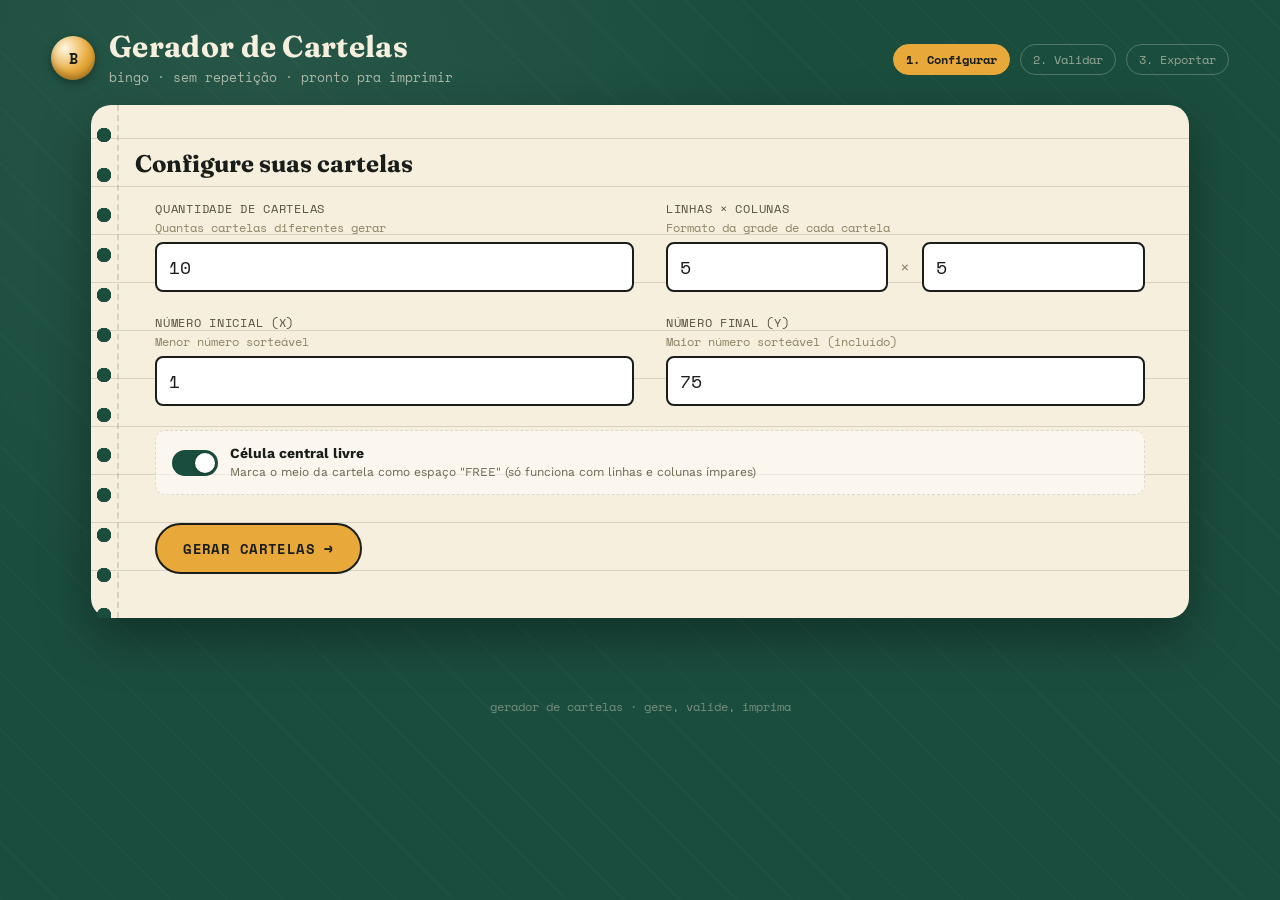
<file: index.html>
<!DOCTYPE html>
<html lang="pt-BR">

<head>
  <meta charset="UTF-8">
  <meta name="viewport" content="width=device-width, initial-scale=1.0">
  <title>Gerador de Cartelas de Bingo</title>
  <link rel="preconnect" href="https://fonts.googleapis.com">
  <link
    href="https://fonts.googleapis.com/css2?family=Fraunces:opsz,wght@9..144,500;9..144,600;9..144,700;9..144,900&family=Space+Mono:wght@400;700&family=Work+Sans:wght@400;500;600;700&display=swap"
    rel="stylesheet">
  <link rel="stylesheet" href="styles.css">
</head>

<body>
  <div class="topbar no-print">
    <div class="brand">
      <div class="ball">B</div>
      <div>
        <h1>Gerador de Cartelas</h1>
        <div class="sub">bingo · sem repetição · pronto pra imprimir</div>
      </div>
    </div>
    <div class="steps" id="stepsContainer">
      <button class="step-btn active" data-step="1">1. Configurar</button>
      <button class="step-btn" data-step="2">2. Validar</button>
      <button class="step-btn" data-step="3">3. Exportar</button>
    </div>
  </div>

  <main>
    <!-- VIEW 1 -->
    <section id="view1" class="view active">
      <div class="ticket-panel">
        <h2>Configure suas cartelas</h2>
        <div class="form-grid">
          <div class="field">
            <label>Quantidade de cartelas <span class="hint">Quantas cartelas diferentes gerar</span></label>
            <input type="number" id="qtdCartelas" min="1" value="10">
          </div>
          <div class="field">
            <label>Linhas × Colunas <span class="hint">Formato da grade de cada cartela</span></label>
            <div class="range-row">
              <input type="number" id="linhas" min="1" value="5">
              <span>×</span>
              <input type="number" id="colunas" min="1" value="5">
            </div>
          </div>
          <div class="field">
            <label>Número inicial (X) <span class="hint">Menor número sorteável</span></label>
            <input type="number" id="numMin" value="1">
          </div>
          <div class="field">
            <label>Número final (Y) <span class="hint">Maior número sorteável (incluído)</span></label>
            <input type="number" id="numMax" value="75">
          </div>
        </div>

        <div class="toggle-row">
          <label class="switch">
            <input type="checkbox" id="centroLivre" checked>
            <span class="slider-toggle"></span>
          </label>
          <div class="txt">
            <strong>Célula central livre</strong>
            <span>Marca o meio da cartela como espaço "FREE" (só funciona com linhas e colunas ímpares)</span>
          </div>
        </div>

        <div id="msgBox" class="msg"></div>

        <div class="actions">
          <button class="btn" id="btnGerar">Gerar cartelas →</button>
        </div>
      </div>
    </section>

    <!-- VIEW 2 -->
    <section id="view2" class="view">
      <div class="dup-banner" id="dupBanner"></div>
      <div class="layout">
        <aside class="control-panel no-print">
          <h3>Ajustar aparência</h3>
          <!-- Dentro do control-panel, após o último controle de cor e antes do divider -->
          <div class="ctrl">
            <label>Título da cartela</label>
            <input type="text" id="cardTitle" value="BINGO" placeholder="Ex: Bingo da Escola"
              style="width:100%; font-family: 'Space Mono', monospace; padding:8px; border:2px solid var(--ink); border-radius:8px;">
          </div>

          <div class="divider"></div>

          <div class="ctrl">
            <label>Texto da célula livre</label>
            <input type="text" id="freeText" value="FREE" placeholder="Ex: GRÁTIS"
              style="width:100%; font-family: 'Space Mono', monospace; padding:8px; border:2px solid var(--ink); border-radius:8px;">
          </div>

          <div class="ctrl">
            <label>Imagem na célula livre <span style="font-size:10px; color:#8a8564;">(substitui o
                texto)</span></label>
            <input type="file" id="freeImage" accept="image/*"
              style="width:100%; font-family: 'Space Mono', monospace; padding:6px; border:2px solid var(--ink); border-radius:8px;">
            <button id="removeImage" class="btn ghost" style="margin-top:6px; padding:8px 14px; font-size:12px;">Remover
              imagem</button>
          </div>
          <div class="ctrl">
            <label>Cor de fundo <span class="val" id="vBg"></span></label>
            <input type="color" id="cBg" value="#fbf5e6">
          </div>
          <div class="ctrl">
            <label>Cor da borda / números <span class="val" id="vBorder"></span></label>
            <input type="color" id="cBorder" value="#1a1e1b">
          </div>
          <div class="ctrl">
            <label>Cor de destaque (título / free) <span class="val" id="vAccent"></span></label>
            <input type="color" id="cAccent" value="#c1443a">
          </div>

          <div class="divider"></div>

          <div class="ctrl">
            <label>Largura da célula <span class="val" id="vCellW">56px</span></label>
            <input type="range" id="cellW" min="30" max="90" value="56">
          </div>
          <div class="ctrl">
            <label>Altura da célula <span class="val" id="vCellH">56px</span></label>
            <input type="range" id="cellH" min="30" max="90" value="56">
          </div>
          <div class="ctrl">
            <label>Tamanho da fonte <span class="val" id="vFont">20px</span></label>
            <input type="range" id="cellFont" min="10" max="36" value="20">
          </div>
          <div class="ctrl">
            <label>Arredondamento da cartela <span class="val" id="vRadius">14px</span></label>
            <input type="range" id="cardRadius" min="0" max="30" value="14">
          </div>

          <div class="divider"></div>
          <button class="btn secondary" id="btnVoltar">← Voltar e reconfigurar</button>
          <button class="btn ghost" id="btnIrExportar">Ir para exportação →</button>
        </aside>

        <div class="cards-wrap">
          <div class="cards-toolbar">
            <div class="count" id="cardsCount"></div>
          </div>
          <div class="cards-grid" id="cardsGrid"></div>
        </div>
      </div>
    </section>

    <!-- VIEW 3 -->
    <section id="view3" class="view">
      <div class="export-info no-print">
        <h2>Exportar em PDF</h2>
        <p>As cartelas abaixo já estão formatadas para impressão. Escolha quantas cartelas por linha na página impressa
          e clique em <strong>Imprimir / Salvar PDF</strong> — isso abre a caixa de impressão do navegador, onde você
          escolhe "Salvar como PDF" no destino.</p>
        <div style="display:flex; gap:16px; align-items:center; flex-wrap:wrap; margin-top:14px;">
          <label style="font-family:'Space Mono',monospace; font-size:13px;">Cartelas por linha na página:
            <select class="pp" id="printCols">
              <option value="1">1</option>
              <option value="2" selected>2</option>
              <option value="3">3</option>
              <option value="4">4</option>
            </select>
          </label>
          <button class="btn" id="btnImprimir">🖨 Imprimir / Salvar PDF</button>
          <button class="btn secondary" id="btnVoltar2">← Voltar para validação</button>
        </div>
        <ol class="steps-list">
          <li>Clique em "Imprimir / Salvar PDF".</li>
          <li>Na janela de impressão, selecione o destino "Salvar como PDF".</li>
          <li>Confirme e escolha onde salvar o arquivo.</li>
        </ol>
      </div>
      <div class="cards-grid" id="cardsGridPrint"></div>
    </section>
  </main>

  <footer class="no-print">gerador de cartelas · gere, valide, imprima</footer>

  <script src="script.js"></script>
</body>

</html>
</file>
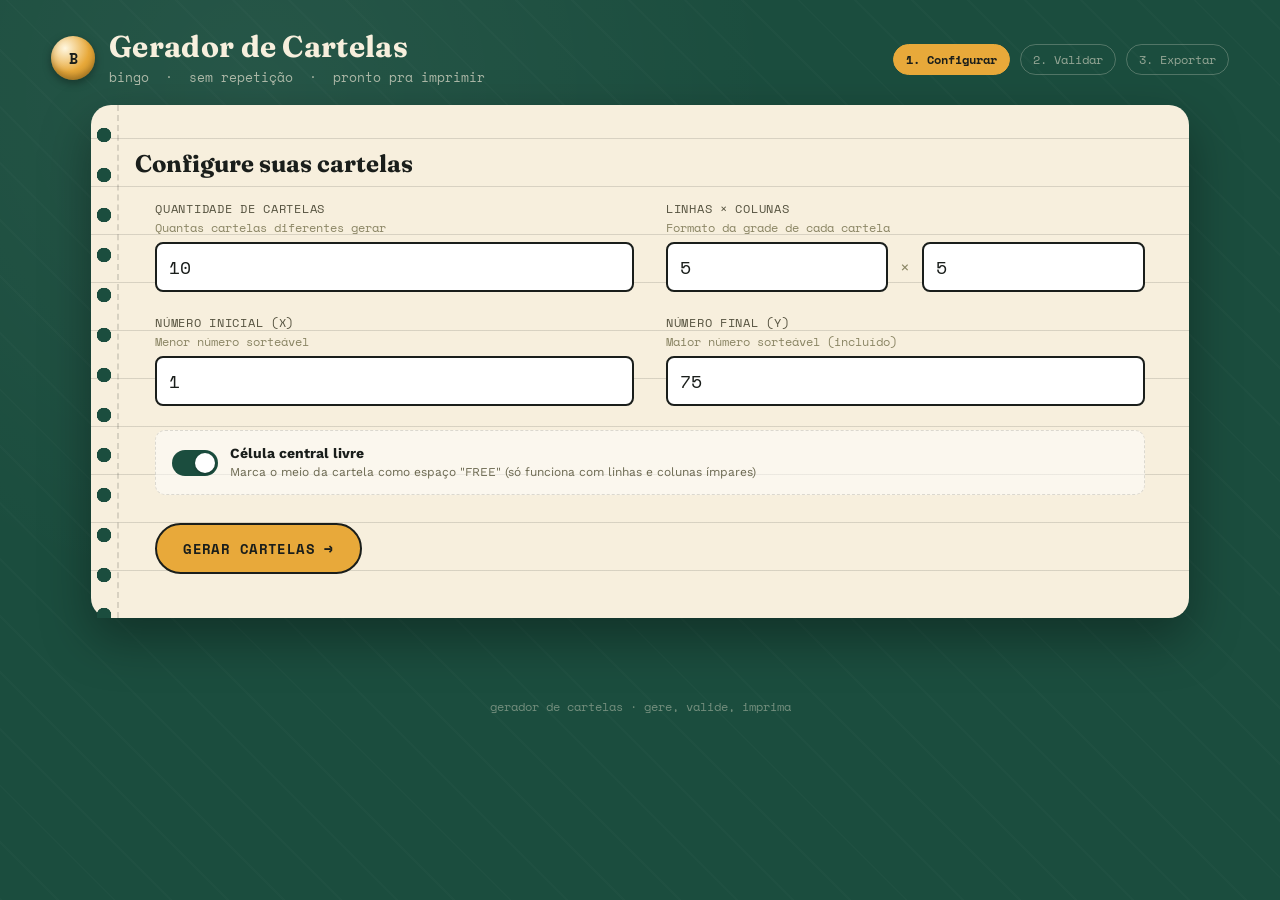
<file: geradorCartela.html>
<!DOCTYPE html>
<html lang="pt-BR">
<head>
<meta charset="UTF-8">
<meta name="viewport" content="width=device-width, initial-scale=1.0">
<title>Gerador de Cartelas de Bingo</title>
<link rel="preconnect" href="https://fonts.googleapis.com">
<link href="https://fonts.googleapis.com/css2?family=Fraunces:opsz,wght@9..144,500;9..144,600;9..144,700;9..144,900&family=Space+Mono:wght@400;700&family=Work+Sans:wght@400;500;600;700&display=swap" rel="stylesheet">
<style>
  :root{
    --felt: #1B4D3E;
    --felt-dark: #123A2E;
    --paper: #F7EFDD;
    --paper-dark: #EFE3C6;
    --ink: #1A1E1B;
    --gold: #E8A93A;
    --gold-dark: #C68A22;
    --red: #C1443A;
    --line: rgba(26,30,27,0.14);

    --card-bg: #FBF5E6;
    --card-border: #1A1E1B;
    --card-number: #1A1E1B;
    --card-accent: #C1443A;
    --cell-w: 56px;
    --cell-h: 56px;
    --cell-font: 20px;
    --card-radius: 14px;
  }

  *{box-sizing:border-box;}
  html,body{margin:0;padding:0;}
  body{
    background: var(--felt);
    background-image:
      radial-gradient(circle at 20% 10%, rgba(255,255,255,0.05), transparent 40%),
      repeating-linear-gradient(45deg, rgba(255,255,255,0.015) 0 2px, transparent 2px 40px);
    color: var(--ink);
    font-family: 'Work Sans', sans-serif;
    min-height:100vh;
  }

  h1,h2,h3{ font-family:'Fraunces', serif; margin:0; }

  .topbar{
    padding: 28px clamp(16px,4vw,56px) 18px;
    display:flex; align-items:baseline; justify-content:space-between; gap:16px; flex-wrap:wrap;
  }
  .brand{ display:flex; align-items:center; gap:14px; }
  .brand .ball{
    width:44px; height:44px; border-radius:50%;
    background: radial-gradient(circle at 32% 28%, #fff7e0, var(--gold) 55%, var(--gold-dark) 100%);
    box-shadow: inset 0 -4px 6px rgba(0,0,0,0.25), 0 3px 8px rgba(0,0,0,0.35);
    display:flex; align-items:center; justify-content:center;
    font-family:'Space Mono', monospace; font-weight:700; color:#1A1E1B; font-size:15px;
  }
  .brand h1{ color: var(--paper); font-size: clamp(22px,3vw,30px); font-weight:700; letter-spacing:0.3px; }
  .brand .sub{ color: rgba(247,239,221,0.65); font-size:13px; margin-top:2px; font-family:'Space Mono',monospace; }

  .steps{ display:flex; gap:10px; font-family:'Space Mono', monospace; font-size:12px; color: rgba(247,239,221,0.55); }
  .steps span{ padding:6px 12px; border:1px solid rgba(247,239,221,0.25); border-radius:20px; }
  .steps span.active{ background: var(--gold); color:#1A1E1B; border-color: var(--gold); font-weight:700; }

  main{ padding: 0 clamp(16px,4vw,56px) 60px; max-width:1200px; margin:0 auto; }

  .view{ display:none; }
  .view.active{ display:block; }

  .ticket-panel{
    background: var(--paper);
    border-radius: 20px;
    padding: clamp(20px,4vw,44px);
    box-shadow: 0 20px 50px rgba(0,0,0,0.35);
    position:relative;
    background-image: repeating-linear-gradient(0deg, transparent 0 47px, var(--line) 47px 48px);
  }
  .ticket-panel::before{
    content:"";
    position:absolute; left:0; top:0; bottom:0; width:26px;
    background-image: radial-gradient(circle at 13px 30px, var(--felt) 7px, transparent 7.5px);
    background-size: 26px 40px;
    background-repeat: repeat-y;
    border-right: 2px dashed var(--line);
  }
  .form-grid{
    display:grid; grid-template-columns: repeat(2, 1fr); gap: 22px 32px;
    margin-top: 22px; margin-left: 20px;
  }
  .field{ display:flex; flex-direction:column; gap:6px; }
  .field.full{ grid-column: 1 / -1; }
  label{ font-family:'Space Mono', monospace; font-size:12px; text-transform:uppercase; letter-spacing:0.06em; color: #55523f; }
  label .hint{ text-transform:none; letter-spacing:0; display:block; font-size:12px; color:#8a8564; margin-top:2px; }
  input[type=number]{
    font-family:'Space Mono', monospace; font-size:18px; padding:10px 12px;
    border: 2px solid var(--ink); border-radius:8px; background:#fff; color:var(--ink);
    width:100%;
  }
  input[type=number]:focus{ outline:3px solid var(--gold); outline-offset:1px; }
  .range-row{ display:flex; align-items:center; gap:12px; }
  .range-row input{ flex:1; }
  .range-row span{ font-family:'Space Mono', monospace; color:#8a8564; }

  .toggle-row{
    display:flex; align-items:center; gap:12px; margin-left:20px; margin-top:24px;
    padding: 14px 16px; background: rgba(255,255,255,0.5); border:1px dashed var(--line); border-radius:10px;
  }
  .switch{ position:relative; width:46px; height:26px; flex:none; }
  .switch input{ opacity:0; width:0; height:0; }
  .slider-toggle{
    position:absolute; inset:0; background:#cfc7a8; border-radius:20px; cursor:pointer; transition:.2s;
  }
  .slider-toggle::before{
    content:""; position:absolute; width:20px; height:20px; left:3px; top:3px; background:#fff; border-radius:50%; transition:.2s;
    box-shadow:0 1px 3px rgba(0,0,0,0.3);
  }
  .switch input:checked + .slider-toggle{ background: var(--felt); }
  .switch input:checked + .slider-toggle::before{ transform: translateX(20px); }
  .toggle-row .txt strong{ display:block; font-size:14px; }
  .toggle-row .txt span{ font-size:12px; color:#6b6850; }

  .msg{ margin: 18px 20px 0; padding:12px 14px; border-radius:8px; font-size:14px; font-family:'Space Mono',monospace; display:none; }
  .msg.error{ background: rgba(193,68,58,0.12); border:1px solid var(--red); color:#7a2b24; display:block; }
  .msg.warn{ background: rgba(232,169,58,0.16); border:1px solid var(--gold-dark); color:#6b4c0c; display:block; }

  .btn{
    font-family:'Space Mono', monospace; font-weight:700; font-size:14px; letter-spacing:0.03em;
    padding: 13px 26px; border-radius: 999px; border: 2px solid var(--ink); cursor:pointer;
    background: var(--gold); color:#1A1E1B; transition: transform .12s ease, box-shadow .12s ease;
    text-transform:uppercase;
  }
  .btn:hover{ transform: translateY(-2px); box-shadow: 0 6px 14px rgba(0,0,0,0.25); }
  .btn:active{ transform: translateY(0); }
  .btn.secondary{ background: transparent; color: var(--paper); border-color: rgba(247,239,221,0.5); }
  .btn.secondary:hover{ background: rgba(247,239,221,0.08); }
  .btn.ghost{ background:#fff; }
  .btn:disabled{ opacity:.45; cursor:not-allowed; transform:none; box-shadow:none; }

  .actions{ margin: 28px 20px 0; display:flex; gap:14px; flex-wrap:wrap; align-items:center; }

  .layout{ display:grid; grid-template-columns: 300px 1fr; gap:28px; align-items:start; }
  @media (max-width: 880px){ .layout{ grid-template-columns: 1fr; } }

  .control-panel{
    background: var(--paper); border-radius:16px; padding:20px; position:sticky; top:20px;
    box-shadow: 0 14px 34px rgba(0,0,0,0.3);
  }
  .control-panel h3{ font-size:17px; margin-bottom:14px; }
  .ctrl{ margin-bottom:16px; }
  .ctrl label{ display:flex; justify-content:space-between; margin-bottom:6px; }
  .ctrl input[type=range]{ width:100%; accent-color: var(--felt); }
  .ctrl input[type=color]{ width:100%; height:36px; border:2px solid var(--ink); border-radius:8px; padding:2px; background:#fff; cursor:pointer; }
  .ctrl .val{ font-family:'Space Mono',monospace; color:#8a8564; }
  .control-panel .divider{ height:1px; background: var(--line); margin: 18px 0; }
  .control-panel .btn{ width:100%; margin-top:6px; }
  .swatches{ display:flex; gap:8px; margin-top:8px; flex-wrap:wrap;}
  .swatch{ width:26px; height:26px; border-radius:50%; border:2px solid var(--ink); cursor:pointer; }

  .cards-wrap{ }
  .cards-toolbar{ display:flex; justify-content:space-between; align-items:center; margin-bottom:16px; flex-wrap:wrap; gap:10px; }
  .cards-toolbar .count{ color: var(--paper); font-family:'Space Mono', monospace; font-size:13px; }
  .cards-grid{
    display:grid; grid-template-columns: repeat(auto-fill, minmax(280px,1fr)); gap:22px;
  }

  .bingo-card{
    background: var(--card-bg);
    border: 3px solid var(--card-border);
    border-radius: var(--card-radius);
    padding: 14px 14px 16px;
    position:relative;
    box-shadow: 0 10px 22px rgba(0,0,0,0.28);
  }
  .bingo-card .card-head{
    display:flex; justify-content:space-between; align-items:center; margin-bottom:10px;
    border-bottom: 2px dashed var(--card-border); padding-bottom:8px;
  }
  .bingo-card .card-title{ font-family:'Fraunces',serif; font-weight:700; font-size:18px; color: var(--card-accent); letter-spacing:0.5px; }
  .bingo-card .card-num{ font-family:'Space Mono',monospace; font-size:11px; color: var(--card-number); opacity:0.6; }
  .bingo-grid{ display:grid; gap:6px; justify-content:center; }
  .bingo-cell{
    width: var(--cell-w); height: var(--cell-h);
    display:flex; align-items:center; justify-content:center;
    font-family:'Space Mono', monospace; font-weight:700; font-size: var(--cell-font);
    color: var(--card-number);
    background: rgba(255,255,255,0.5);
    border: 1.5px solid var(--card-border);
    border-radius: 6px;
  }
  .bingo-cell.free{ background: var(--card-accent); color:#fff; font-size: calc(var(--cell-font) * 0.6); }

  .dup-banner{
    margin-bottom:16px; padding:12px 16px; border-radius:10px; background: rgba(232,169,58,0.9);
    color:#1A1E1B; font-family:'Space Mono',monospace; font-size:13px; display:none;
  }

  .export-info{ background: var(--paper); border-radius:16px; padding:24px 26px; margin-bottom:24px; box-shadow: 0 14px 34px rgba(0,0,0,0.3); }
  .export-info p{ margin: 8px 0; line-height:1.55; }
  .export-info .steps-list{ font-family:'Space Mono',monospace; font-size:13px; background:#fff; border-radius:10px; padding:14px 18px; margin-top:12px; }
  .export-info .steps-list li{ margin-bottom:6px; }

  select.pp{
    font-family:'Space Mono',monospace; font-size:13px; padding:8px 10px; border-radius:8px; border:2px solid var(--ink); background:#fff;
  }

  footer{ text-align:center; padding: 20px; color: rgba(247,239,221,0.4); font-family:'Space Mono',monospace; font-size:12px; }

  @media print{
    body{ background:#fff; }
    .no-print{ display:none !important; }
    .topbar, .control-panel, .export-info, .cards-toolbar, .dup-banner, footer{ display:none !important; }
    main{ padding:0; max-width:none; }
    .cards-grid{
      display:grid;
      grid-template-columns: repeat(var(--print-cols, 2), 1fr);
      gap: 14px;
    }
    .bingo-card{ box-shadow:none; break-inside: avoid; page-break-inside: avoid; }
    /* ↓↓↓ CORREÇÃO PRINCIPAL: permite que a view com print-active apareça na impressão */
    .view{ display:none !important; }
    .view.print-active{ display:block !important; }
  }
</style>
</head>
<body>

<div class="topbar no-print">
  <div class="brand">
    <div class="ball">B</div>
    <div>
      <h1>Gerador de Cartelas</h1>
      <div class="sub">bingo &nbsp;·&nbsp; sem repetição &nbsp;·&nbsp; pronto pra imprimir</div>
    </div>
  </div>
  <div class="steps">
    <span id="stepTag1" class="active">1. Configurar</span>
    <span id="stepTag2">2. Validar</span>
    <span id="stepTag3">3. Exportar</span>
  </div>
</div>

<main>

  <section id="view1" class="view active">
    <div class="ticket-panel">
      <h2>Configure suas cartelas</h2>
      <div class="form-grid">
        <div class="field">
          <label>Quantidade de cartelas
            <span class="hint">Quantas cartelas diferentes gerar</span>
          </label>
          <input type="number" id="qtdCartelas" min="1" value="10">
        </div>

        <div class="field">
          <label>Linhas × Colunas
            <span class="hint">Formato da grade de cada cartela</span>
          </label>
          <div class="range-row">
            <input type="number" id="linhas" min="1" value="5">
            <span>×</span>
            <input type="number" id="colunas" min="1" value="5">
          </div>
        </div>

        <div class="field">
          <label>Número inicial (X)
            <span class="hint">Menor número sorteável</span>
          </label>
          <input type="number" id="numMin" value="1">
        </div>

        <div class="field">
          <label>Número final (Y)
            <span class="hint">Maior número sorteável (incluído)</span>
          </label>
          <input type="number" id="numMax" value="75">
        </div>
      </div>

      <div class="toggle-row">
        <label class="switch">
          <input type="checkbox" id="centroLivre" checked>
          <span class="slider-toggle"></span>
        </label>
        <div class="txt">
          <strong>Célula central livre</strong>
          <span>Marca o meio da cartela como espaço "FREE" (só funciona com linhas e colunas ímpares)</span>
        </div>
      </div>

      <div id="msgBox" class="msg"></div>

      <div class="actions">
        <button class="btn" id="btnGerar">Gerar cartelas →</button>
      </div>
    </div>
  </section>

  <section id="view2" class="view">
    <div class="dup-banner" id="dupBanner"></div>
    <div class="layout">
      <aside class="control-panel no-print">
        <h3>Ajustar aparência</h3>

        <div class="ctrl">
          <label>Cor de fundo <span class="val" id="vBg"></span></label>
          <input type="color" id="cBg" value="#fbf5e6">
        </div>
        <div class="ctrl">
          <label>Cor da borda / números <span class="val" id="vBorder"></span></label>
          <input type="color" id="cBorder" value="#1a1e1b">
        </div>
        <div class="ctrl">
          <label>Cor de destaque (título / free) <span class="val" id="vAccent"></span></label>
          <input type="color" id="cAccent" value="#c1443a">
        </div>

        <div class="divider"></div>

        <div class="ctrl">
          <label>Largura da célula <span class="val" id="vCellW">56px</span></label>
          <input type="range" id="cellW" min="30" max="90" value="56">
        </div>
        <div class="ctrl">
          <label>Altura da célula <span class="val" id="vCellH">56px</span></label>
          <input type="range" id="cellH" min="30" max="90" value="56">
        </div>
        <div class="ctrl">
          <label>Tamanho da fonte <span class="val" id="vFont">20px</span></label>
          <input type="range" id="cellFont" min="10" max="36" value="20">
        </div>
        <div class="ctrl">
          <label>Arredondamento da cartela <span class="val" id="vRadius">14px</span></label>
          <input type="range" id="cardRadius" min="0" max="30" value="14">
        </div>

        <div class="divider"></div>
        <button class="btn secondary" id="btnVoltar" style="width:100%;">← Voltar e reconfigurar</button>
        <button class="btn ghost" id="btnIrExportar" style="width:100%; margin-top:10px;">Ir para exportação →</button>
      </aside>

      <div class="cards-wrap">
        <div class="cards-toolbar">
          <div class="count" id="cardsCount"></div>
        </div>
        <div class="cards-grid" id="cardsGrid"></div>
      </div>
    </div>
  </section>

  <section id="view3" class="view">
    <div class="export-info no-print">
      <h2>Exportar em PDF</h2>
      <p>As cartelas abaixo já estão formatadas para impressão. Escolha quantas cartelas por linha na
      página impressa e clique em <strong>Imprimir / Salvar PDF</strong> — isso abre a caixa de impressão do
      navegador, onde você escolhe "Salvar como PDF" no destino.</p>
      <div style="display:flex; gap:16px; align-items:center; flex-wrap:wrap; margin-top:14px;">
        <label style="font-family:'Space Mono',monospace; font-size:13px;">Cartelas por linha na página:
          <select class="pp" id="printCols">
            <option value="1">1</option>
            <option value="2" selected>2</option>
            <option value="3">3</option>
            <option value="4">4</option>
          </select>
        </label>
        <button class="btn" id="btnImprimir">🖨 Imprimir / Salvar PDF</button>
        <button class="btn secondary" id="btnVoltar2">← Voltar para validação</button>
      </div>
      <ol class="steps-list">
        <li>Clique em "Imprimir / Salvar PDF".</li>
        <li>Na janela de impressão, selecione o destino "Salvar como PDF".</li>
        <li>Confirme e escolha onde salvar o arquivo.</li>
      </ol>
    </div>
    <div class="cards-grid" id="cardsGridPrint"></div>
  </section>

</main>

<footer class="no-print">gerador de cartelas · gere, valide, imprima</footer>

<script>
(function(){
  "use strict";

  const el = id => document.getElementById(id);

  const view1 = el('view1'), view2 = el('view2'), view3 = el('view3');
  const stepTag1 = el('stepTag1'), stepTag2 = el('stepTag2'), stepTag3 = el('stepTag3');

  let state = {
    cards: [],
    rows: 5,
    cols: 5,
    freeCenter: true
  };

  function showView(n){
    // Remove classes de todas as views e steps
    [view1, view2, view3].forEach(v => {
      v.classList.remove('active', 'print-active');
    });
    [stepTag1, stepTag2, stepTag3].forEach(s => s.classList.remove('active'));

    if(n === 1) {
      view1.classList.add('active');
      stepTag1.classList.add('active');
    }
    if(n === 2) {
      view2.classList.add('active');
      stepTag2.classList.add('active');
    }
    if(n === 3) {
      view3.classList.add('active');
      view3.classList.add('print-active');  // ← CORREÇÃO: agora a view3 aparece na impressão
      stepTag3.classList.add('active');
    }
  }

  function showMsg(text, type){
    const box = el('msgBox');
    box.textContent = text;
    box.className = 'msg ' + type;
  }
  function clearMsg(){
    const box = el('msgBox');
    box.textContent = '';
    box.className = 'msg';
  }

  function nCr(n,r){
    if(r<0 || r>n) return 0;
    r = Math.min(r, n-r);
    let result = 1;
    for(let i=0;i<r;i++){
      result *= (n-i)/(i+1);
      if(result > 1e15) return 1e15;
    }
    return result;
  }

  function computeBands(min, max, cols){
    const total = max - min + 1;
    const base = Math.floor(total/cols);
    const extra = total % cols;
    const bands = [];
    let start = min;
    for(let i=0;i<cols;i++){
      const size = base + (i < extra ? 1 : 0);
      bands.push({min:start, max:start+size-1, size});
      start += size;
    }
    return bands;
  }

  function shuffle(arr){
    for(let i=arr.length-1;i>0;i--){
      const j = Math.floor(Math.random()*(i+1));
      [arr[i],arr[j]] = [arr[j],arr[i]];
    }
    return arr;
  }

  function pickRandom(min,max,count){
    const pool = [];
    for(let v=min; v<=max; v++) pool.push(v);
    shuffle(pool);
    return pool.slice(0,count);
  }

  function isSequential(flatNumbers){
    if(flatNumbers.length < 3) return false;
    let asc = true, desc = true;
    for(let i=1;i<flatNumbers.length;i++){
      if(flatNumbers[i] !== flatNumbers[i-1]+1) asc = false;
      if(flatNumbers[i] !== flatNumbers[i-1]-1) desc = false;
    }
    return asc || desc;
  }

  function cardFingerprint(grid){
    return grid.map(row => row.map(c => c.free ? 'F' : c.n).join(',')).join('|');
  }

  function generateCards(qtd, rows, cols, min, max, freeCenter){
    const total = max - min + 1;
    const hasCenter = freeCenter && rows % 2 === 1 && cols % 2 === 1;
    const centerRow = Math.floor(rows/2), centerCol = Math.floor(cols/2);

    const bands = computeBands(min, max, cols);

    for(let c=0;c<cols;c++){
      const needed = rows - ((hasCenter && c===centerCol) ? 1 : 0);
      if(bands[c].size < needed){
        return { error: `A faixa de números é pequena demais: a coluna ${c+1} precisa de ${needed} número(s) únicos, mas só tem ${bands[c].size} disponível(is) (de ${bands[c].min} a ${bands[c].max}). Aumente o intervalo X–Y ou reduza linhas/colunas.` };
      }
    }

    let estimate = 1;
    for(let c=0;c<cols;c++){
      const needed = rows - ((hasCenter && c===centerCol) ? 1 : 0);
      estimate *= nCr(bands[c].size, needed);
      if(estimate > 1e12){ estimate = 1e12; break; }
    }

    const fingerprints = new Set();
    const cards = [];
    const MAX_ATTEMPTS_PER_CARD = 500;

    for(let i=0;i<qtd;i++){
      let placed = false;
      for(let attempt=0; attempt<MAX_ATTEMPTS_PER_CARD && !placed; attempt++){
        const colValues = [];
        for(let c=0;c<cols;c++){
          const needed = rows - ((hasCenter && c===centerCol) ? 1 : 0);
          let vals = pickRandom(bands[c].min, bands[c].max, needed);
          vals = shuffle(vals);
          colValues.push(vals);
        }

        const grid = [];
        for(let r=0;r<rows;r++){
          const row = [];
          for(let c=0;c<cols;c++){
            if(hasCenter && r===centerRow && c===centerCol){
              row.push({free:true});
            } else {
              const idx = (hasCenter && c===centerCol && r>centerRow) ? r-1 : r;
              row.push({n: colValues[c][idx], free:false});
            }
          }
          grid.push(row);
        }

        const flat = [];
        grid.forEach(row => row.forEach(cell => { if(!cell.free) flat.push(cell.n); }));

        if(isSequential(flat)) continue;

        const fp = cardFingerprint(grid);
        if(fingerprints.has(fp)) continue;

        fingerprints.add(fp);
        cards.push(grid);
        placed = true;
      }
      if(!placed){
        return {
          error: `Só foi possível gerar ${cards.length} cartela(s) únicas e sem sequência de ${qtd} pedidas. A combinação de intervalo de números e tamanho da cartela não comporta tantas cartelas diferentes. Tente aumentar o intervalo X–Y, reduzir a quantidade de cartelas, ou reduzir o tamanho da grade.`,
          partial: cards
        };
      }
    }

    return { cards, estimate };
  }

  el('btnGerar').addEventListener('click', () => {
    clearMsg();
    const qtd = parseInt(el('qtdCartelas').value, 10);
    const rows = parseInt(el('linhas').value, 10);
    const cols = parseInt(el('colunas').value, 10);
    const min = parseInt(el('numMin').value, 10);
    const max = parseInt(el('numMax').value, 10);
    const freeCenter = el('centroLivre').checked;

    if(!qtd || qtd < 1){ showMsg('Informe uma quantidade de cartelas válida (mínimo 1).', 'error'); return; }
    if(!rows || rows < 1 || !cols || cols < 1){ showMsg('Informe linhas e colunas válidas (mínimo 1).', 'error'); return; }
    if(isNaN(min) || isNaN(max) || max <= min){ showMsg('O número final (Y) precisa ser maior que o número inicial (X).', 'error'); return; }
    if((max - min + 1) < rows*cols){ showMsg(`O intervalo de ${min} a ${max} tem apenas ${max-min+1} números, mas cada cartela precisa de até ${rows*cols} números. Aumente o intervalo.`, 'error'); return; }

    const result = generateCards(qtd, rows, cols, min, max, freeCenter);

    if(result.error && (!result.partial || result.partial.length===0)){
      showMsg(result.error, 'error');
      return;
    }
    if(result.error && result.partial){
      showMsg(result.error, 'warn');
      state.cards = result.partial;
    } else {
      state.cards = result.cards;
    }
    state.rows = rows; state.cols = cols; state.freeCenter = freeCenter && rows%2===1 && cols%2===1;

    renderCards();
    showView(2);
  });

  function buildCardHTML(grid, index){
    const rows = grid.length, cols = grid[0].length;
    let cellsHTML = '';
    grid.forEach(row => row.forEach(cell => {
      if(cell.free){
        cellsHTML += `<div class="bingo-cell free">FREE</div>`;
      } else {
        cellsHTML += `<div class="bingo-cell">${cell.n}</div>`;
      }
    }));
    return `
      <div class="bingo-card">
        <div class="card-head">
          <div class="card-title">BINGO</div>
          <div class="card-num">Nº ${String(index+1).padStart(3,'0')}</div>
        </div>
        <div class="bingo-grid" style="grid-template-columns: repeat(${cols}, var(--cell-w));">
          ${cellsHTML}
        </div>
      </div>`;
  }

  function renderCards(){
    const gridEl = el('cardsGrid');
    const gridPrintEl = el('cardsGridPrint');
    let html = '';
    state.cards.forEach((grid, i) => { html += buildCardHTML(grid, i); });
    gridEl.innerHTML = html;
    gridPrintEl.innerHTML = html;
    el('cardsCount').textContent = `${state.cards.length} cartela(s) geradas · ${state.rows}×${state.cols} · ${state.freeCenter ? 'com' : 'sem'} espaço livre central`;
    el('dupBanner').style.display = 'none';
  }

  function applyStyles(){
    const root = document.documentElement.style;
    root.setProperty('--card-bg', el('cBg').value);
    root.setProperty('--card-border', el('cBorder').value);
    root.setProperty('--card-number', el('cBorder').value);
    root.setProperty('--card-accent', el('cAccent').value);
    root.setProperty('--cell-w', el('cellW').value + 'px');
    root.setProperty('--cell-h', el('cellH').value + 'px');
    root.setProperty('--cell-font', el('cellFont').value + 'px');
    root.setProperty('--card-radius', el('cardRadius').value + 'px');

    el('vBg').textContent = el('cBg').value;
    el('vBorder').textContent = el('cBorder').value;
    el('vAccent').textContent = el('cAccent').value;
    el('vCellW').textContent = el('cellW').value + 'px';
    el('vCellH').textContent = el('cellH').value + 'px';
    el('vFont').textContent = el('cellFont').value + 'px';
    el('vRadius').textContent = el('cardRadius').value + 'px';
  }
  ['cBg','cBorder','cAccent','cellW','cellH','cellFont','cardRadius'].forEach(id=>{
    el(id).addEventListener('input', applyStyles);
  });
  applyStyles();

  el('btnVoltar').addEventListener('click', () => showView(1));
  el('btnVoltar2').addEventListener('click', () => showView(2));
  el('btnIrExportar').addEventListener('click', () => showView(3));

  el('printCols').addEventListener('change', () => {
    document.documentElement.style.setProperty('--print-cols', el('printCols').value);
  });
  document.documentElement.style.setProperty('--print-cols', el('printCols').value);

  el('btnImprimir').addEventListener('click', () => {
    window.print();
  });

})();
</script>
</body>
</html>
</file>
<file: styles.css>
:root {
    --felt: #1B4D3E;
    --felt-dark: #123A2E;
    --paper: #F7EFDD;
    --paper-dark: #EFE3C6;
    --ink: #1A1E1B;
    --gold: #E8A93A;
    --gold-dark: #C68A22;
    --red: #C1443A;
    --line: rgba(26, 30, 27, 0.14);

    --card-bg: #FBF5E6;
    --card-border: #1A1E1B;
    --card-number: #1A1E1B;
    --card-accent: #C1443A;
    --cell-w: 56px;
    --cell-h: 56px;
    --cell-font: 20px;
    --card-radius: 14px;
}

* {
    box-sizing: border-box;
}

html,
body {
    margin: 0;
    padding: 0;
}

body {
    background: var(--felt);
    background-image: radial-gradient(circle at 20% 10%, rgba(255, 255, 255, 0.05), transparent 40%),
        repeating-linear-gradient(45deg, rgba(255, 255, 255, 0.015) 0 2px, transparent 2px 40px);
    color: var(--ink);
    font-family: 'Work Sans', sans-serif;
    min-height: 100vh;
}

h1,
h2,
h3 {
    font-family: 'Fraunces', serif;
    margin: 0;
}

.topbar {
    padding: 28px clamp(16px, 4vw, 56px) 18px;
    display: flex;
    align-items: baseline;
    justify-content: space-between;
    gap: 16px;
    flex-wrap: wrap;
}

.brand {
    display: flex;
    align-items: center;
    gap: 14px;
}

.brand .ball {
    width: 44px;
    height: 44px;
    border-radius: 50%;
    background: radial-gradient(circle at 32% 28%, #fff7e0, var(--gold) 55%, var(--gold-dark) 100%);
    box-shadow: inset 0 -4px 6px rgba(0, 0, 0, 0.25), 0 3px 8px rgba(0, 0, 0, 0.35);
    display: flex;
    align-items: center;
    justify-content: center;
    font-family: 'Space Mono', monospace;
    font-weight: 700;
    color: #1A1E1B;
    font-size: 15px;
}

.brand h1 {
    color: var(--paper);
    font-size: clamp(22px, 3vw, 30px);
    font-weight: 700;
    letter-spacing: 0.3px;
}

.brand .sub {
    color: rgba(247, 239, 221, 0.65);
    font-size: 13px;
    margin-top: 2px;
    font-family: 'Space Mono', monospace;
}

/* Steps como botões */
.steps {
    display: flex;
    gap: 10px;
    font-family: 'Space Mono', monospace;
    font-size: 12px;
}

.step-btn {
    padding: 6px 12px;
    border: 1px solid rgba(247, 239, 221, 0.25);
    border-radius: 20px;
    background: transparent;
    color: rgba(247, 239, 221, 0.55);
    cursor: default;
    font-family: inherit;
    font-size: inherit;
    transition: all 0.2s;
}

.step-btn.active {
    background: var(--gold);
    color: #1A1E1B;
    border-color: var(--gold);
    font-weight: 700;
    cursor: default;
}

.step-btn.clickable {
    cursor: pointer;
    border-color: rgba(247, 239, 221, 0.6);
    color: rgba(247, 239, 221, 0.8);
}

.step-btn.clickable:hover {
    background: rgba(255, 255, 255, 0.1);
    border-color: var(--gold);
    color: var(--gold);
}

main {
    padding: 0 clamp(16px, 4vw, 56px) 60px;
    max-width: 1200px;
    margin: 0 auto;
}

.view {
    display: none;
}

.view.active {
    display: block;
}

.ticket-panel {
    background: var(--paper);
    border-radius: 20px;
    padding: clamp(20px, 4vw, 44px);
    box-shadow: 0 20px 50px rgba(0, 0, 0, 0.35);
    position: relative;
    background-image: repeating-linear-gradient(0deg, transparent 0 47px, var(--line) 47px 48px);
}

.ticket-panel::before {
    content: "";
    position: absolute;
    left: 0;
    top: 0;
    bottom: 0;
    width: 26px;
    background-image: radial-gradient(circle at 13px 30px, var(--felt) 7px, transparent 7.5px);
    background-size: 26px 40px;
    background-repeat: repeat-y;
    border-right: 2px dashed var(--line);
}

.form-grid {
    display: grid;
    grid-template-columns: repeat(2, 1fr);
    gap: 22px 32px;
    margin-top: 22px;
    margin-left: 20px;
}

.field {
    display: flex;
    flex-direction: column;
    gap: 6px;
}

.field.full {
    grid-column: 1 / -1;
}

label {
    font-family: 'Space Mono', monospace;
    font-size: 12px;
    text-transform: uppercase;
    letter-spacing: 0.06em;
    color: #55523f;
}

label .hint {
    text-transform: none;
    letter-spacing: 0;
    display: block;
    font-size: 12px;
    color: #8a8564;
    margin-top: 2px;
}

input[type=number] {
    font-family: 'Space Mono', monospace;
    font-size: 18px;
    padding: 10px 12px;
    border: 2px solid var(--ink);
    border-radius: 8px;
    background: #fff;
    color: var(--ink);
    width: 100%;
}

input[type=number]:focus {
    outline: 3px solid var(--gold);
    outline-offset: 1px;
}

.range-row {
    display: flex;
    align-items: center;
    gap: 12px;
}

.range-row input {
    flex: 1;
}

.range-row span {
    font-family: 'Space Mono', monospace;
    color: #8a8564;
}

.toggle-row {
    display: flex;
    align-items: center;
    gap: 12px;
    margin-left: 20px;
    margin-top: 24px;
    padding: 14px 16px;
    background: rgba(255, 255, 255, 0.5);
    border: 1px dashed var(--line);
    border-radius: 10px;
}

.switch {
    position: relative;
    width: 46px;
    height: 26px;
    flex: none;
}

.switch input {
    opacity: 0;
    width: 0;
    height: 0;
}

.slider-toggle {
    position: absolute;
    inset: 0;
    background: #cfc7a8;
    border-radius: 20px;
    cursor: pointer;
    transition: .2s;
}

.slider-toggle::before {
    content: "";
    position: absolute;
    width: 20px;
    height: 20px;
    left: 3px;
    top: 3px;
    background: #fff;
    border-radius: 50%;
    transition: .2s;
    box-shadow: 0 1px 3px rgba(0, 0, 0, 0.3);
}

.switch input:checked+.slider-toggle {
    background: var(--felt);
}

.switch input:checked+.slider-toggle::before {
    transform: translateX(20px);
}

.toggle-row .txt strong {
    display: block;
    font-size: 14px;
}

.toggle-row .txt span {
    font-size: 12px;
    color: #6b6850;
}

.msg {
    margin: 18px 20px 0;
    padding: 12px 14px;
    border-radius: 8px;
    font-size: 14px;
    font-family: 'Space Mono', monospace;
    display: none;
}

.msg.error {
    background: rgba(193, 68, 58, 0.12);
    border: 1px solid var(--red);
    color: #7a2b24;
    display: block;
}

.msg.warn {
    background: rgba(232, 169, 58, 0.16);
    border: 1px solid var(--gold-dark);
    color: #6b4c0c;
    display: block;
}

.btn {
    font-family: 'Space Mono', monospace;
    font-weight: 700;
    font-size: 14px;
    letter-spacing: 0.03em;
    padding: 13px 26px;
    border-radius: 999px;
    border: 2px solid var(--ink);
    cursor: pointer;
    background: var(--gold);
    color: #1A1E1B;
    transition: transform .12s ease, box-shadow .12s ease;
    text-transform: uppercase;
    display: inline-flex;
    align-items: center;
    justify-content: center;
    gap: 6px;
}

.btn:hover {
    transform: translateY(-2px);
    box-shadow: 0 6px 14px rgba(0, 0, 0, 0.25);
}

.btn:active {
    transform: translateY(0);
}

.btn.secondary {
    background: var(--ink);
    color: var(--paper);
    border-color: var(--ink);
}

.btn.secondary:hover {
    background: #2a2e2b;
}

.btn.ghost {
    background: #fff;
    color: var(--ink);
    border-color: var(--ink);
}

.btn.ghost:hover {
    background: #f0f0f0;
}

.btn:disabled {
    opacity: .45;
    cursor: not-allowed;
    transform: none;
    box-shadow: none;
}

.actions {
    margin: 28px 20px 0;
    display: flex;
    gap: 14px;
    flex-wrap: wrap;
    align-items: center;
}

.layout {
    display: grid;
    grid-template-columns: 300px 1fr;
    gap: 28px;
    align-items: start;
}

@media (max-width: 880px) {
    .layout {
        grid-template-columns: 1fr;
    }
}

.control-panel {
    background: var(--paper);
    border-radius: 16px;
    padding: 20px;
    position: sticky;
    top: 20px;
    box-shadow: 0 14px 34px rgba(0, 0, 0, 0.3);
}

.control-panel h3 {
    font-size: 17px;
    margin-bottom: 14px;
    color: var(--ink);
}

.ctrl {
    margin-bottom: 16px;
}

.ctrl label {
    display: flex;
    justify-content: space-between;
    margin-bottom: 6px;
    color: #55523f;
}

.ctrl input[type=range] {
    width: 100%;
    accent-color: var(--felt);
}

.ctrl input[type=color] {
    width: 100%;
    height: 36px;
    border: 2px solid var(--ink);
    border-radius: 8px;
    padding: 2px;
    background: #fff;
    cursor: pointer;
}

.ctrl .val {
    font-family: 'Space Mono', monospace;
    color: #8a8564;
}

.control-panel .divider {
    height: 1px;
    background: var(--line);
    margin: 18px 0;
}

.control-panel .btn {
    width: 100%;
    margin-top: 6px;
}

.cards-toolbar {
    display: flex;
    justify-content: space-between;
    align-items: center;
    margin-bottom: 16px;
    flex-wrap: wrap;
    gap: 10px;
}

.cards-toolbar .count {
    color: var(--paper);
    font-family: 'Space Mono', monospace;
    font-size: 13px;
}

.cards-grid {
    display: grid;
    grid-template-columns: repeat(auto-fill, minmax(280px, 1fr));
    gap: 22px;
}

.bingo-card {
    background: var(--card-bg);
    border: 3px solid var(--card-border);
    border-radius: var(--card-radius);
    padding: 14px 14px 16px;
    position: relative;
    box-shadow: 0 10px 22px rgba(0, 0, 0, 0.28);
    -webkit-print-color-adjust: exact;
    print-color-adjust: exact;
}

.bingo-card .card-head {
    display: flex;
    justify-content: space-between;
    align-items: center;
    margin-bottom: 10px;
    border-bottom: 2px dashed var(--card-border);
    padding-bottom: 8px;
}

.bingo-card .card-title {
    font-family: 'Fraunces', serif;
    font-weight: 700;
    font-size: 18px;
    color: var(--card-accent);
    letter-spacing: 0.5px;
}

.bingo-card .card-num {
    font-family: 'Space Mono', monospace;
    font-size: 11px;
    color: var(--card-number);
    opacity: 0.6;
}

.bingo-grid {
    display: grid;
    gap: 6px;
    justify-content: center;
}

.bingo-cell {
    width: var(--cell-w);
    height: var(--cell-h);
    display: flex;
    align-items: center;
    justify-content: center;
    font-family: 'Space Mono', monospace;
    font-weight: 700;
    font-size: var(--cell-font);
    color: var(--card-number);
    background: rgba(255, 255, 255, 0.5);
    border: 1.5px solid var(--card-border);
    border-radius: 6px;
    overflow: hidden;
    /* 🚫 impede que a imagem vaze */
}


.bingo-cell.free img {
    width: 100%;
    height: 100%;
    object-fit: contain;
    /* redimensiona sem distorcer */
    display: block;
}

.dup-banner {
    margin-bottom: 16px;
    padding: 12px 16px;
    border-radius: 10px;
    background: rgba(232, 169, 58, 0.9);
    color: #1A1E1B;
    font-family: 'Space Mono', monospace;
    font-size: 13px;
    display: none;
}

.export-info {
    background: var(--paper);
    border-radius: 16px;
    padding: 24px 26px;
    margin-bottom: 24px;
    box-shadow: 0 14px 34px rgba(0, 0, 0, 0.3);
}

.export-info p {
    margin: 8px 0;
    line-height: 1.55;
}

.export-info .steps-list {
    font-family: 'Space Mono', monospace;
    font-size: 13px;
    background: #fff;
    border-radius: 10px;
    padding: 14px 18px;
    margin-top: 12px;
}

.export-info .steps-list li {
    margin-bottom: 6px;
}

select.pp {
    font-family: 'Space Mono', monospace;
    font-size: 13px;
    padding: 8px 10px;
    border-radius: 8px;
    border: 2px solid var(--ink);
    background: #fff;
}

footer {
    text-align: center;
    padding: 20px;
    color: rgba(247, 239, 221, 0.4);
    font-family: 'Space Mono', monospace;
    font-size: 12px;
}

/* ===== IMPRESSÃO ===== */
@media print {
    body {
        background: #fff !important;
    }

    .no-print {
        display: none !important;
    }

    .topbar,
    .control-panel,
    .export-info,
    .cards-toolbar,
    .dup-banner,
    footer {
        display: none !important;
    }

    main {
        padding: 0;
        max-width: none;
    }

    .cards-grid {
        display: grid;
        grid-template-columns: repeat(var(--print-cols, 2), 1fr);
        gap: 14px;
    }

    .bingo-card {
        box-shadow: none !important;
        break-inside: avoid;
        page-break-inside: avoid;
        background: var(--card-bg) !important;
        -webkit-print-color-adjust: exact;
        print-color-adjust: exact;
    }

    .bingo-cell {
        -webkit-print-color-adjust: exact;
        print-color-adjust: exact;
    }

    .bingo-cell.free {
        background: var(--card-accent) !important;
        color: #fff !important;
        -webkit-print-color-adjust: exact;
        print-color-adjust: exact;
    }

    /* Dentro da seção .bingo-cell.free, adicione regras para a imagem */
    .bingo-cell.free img {
        width: 100%;
        height: 100%;
        object-fit: contain;
        display: block;
    }

    .view {
        display: none !important;
    }

    .view.print-active {
        display: block !important;
    }
}
</file>
